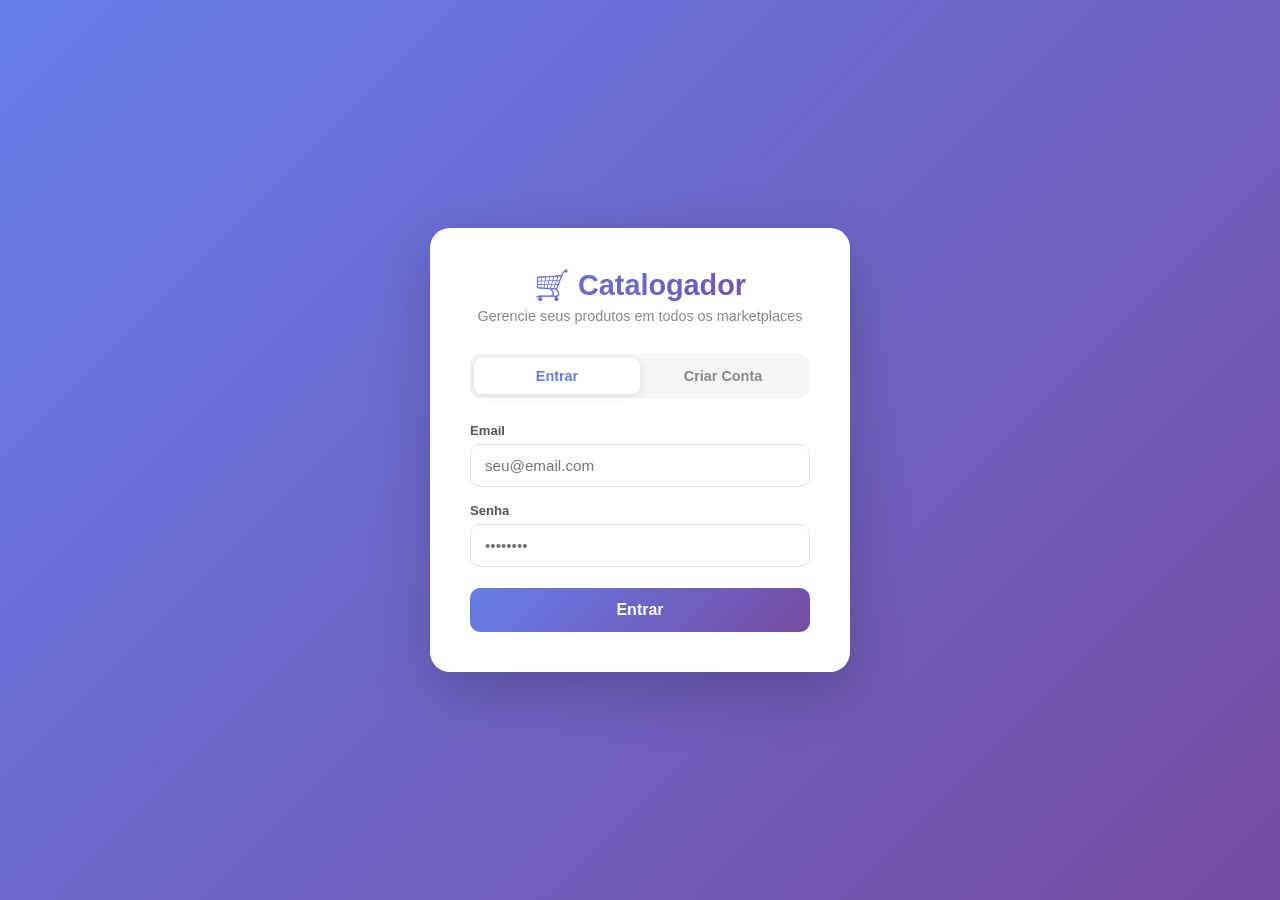
<file: templates/login.html>
<!DOCTYPE html>
<html lang="pt-BR">
<head>
    <meta charset="UTF-8">
    <meta name="viewport" content="width=device-width, initial-scale=1.0">
    <title>Login — Catalogador</title>
    <style>
        * { margin: 0; padding: 0; box-sizing: border-box; }
        body {
            font-family: 'Segoe UI', sans-serif;
            background: linear-gradient(135deg, #667eea 0%, #764ba2 100%);
            min-height: 100vh;
            display: flex;
            align-items: center;
            justify-content: center;
        }
        .card {
            background: white;
            border-radius: 20px;
            padding: 40px;
            width: 100%;
            max-width: 420px;
            box-shadow: 0 20px 60px rgba(0,0,0,0.2);
        }
        .logo {
            text-align: center;
            margin-bottom: 30px;
        }
        .logo h1 {
            font-size: 1.8rem;
            background: linear-gradient(135deg, #667eea, #764ba2);
            -webkit-background-clip: text;
            -webkit-text-fill-color: transparent;
            margin-bottom: 6px;
        }
        .logo p { color: #888; font-size: 0.9rem; }
        .tabs {
            display: flex;
            background: #f5f5f5;
            border-radius: 10px;
            padding: 4px;
            margin-bottom: 25px;
        }
        .tab {
            flex: 1;
            padding: 10px;
            text-align: center;
            border-radius: 8px;
            cursor: pointer;
            font-size: 0.9rem;
            font-weight: 600;
            color: #888;
            transition: all 0.2s;
            border: none;
            background: none;
        }
        .tab.ativo {
            background: white;
            color: #667eea;
            box-shadow: 0 2px 8px rgba(0,0,0,0.1);
        }
        .campo { margin-bottom: 16px; }
        .campo label {
            display: block;
            font-size: 0.82rem;
            font-weight: 600;
            color: #555;
            margin-bottom: 6px;
        }
        .campo input {
            width: 100%;
            padding: 12px 14px;
            border: 1px solid #e0e0e0;
            border-radius: 10px;
            font-size: 0.95rem;
            transition: border 0.2s;
        }
        .campo input:focus {
            outline: none;
            border-color: #667eea;
            box-shadow: 0 0 0 3px rgba(102,126,234,0.1);
        }
        .btn {
            width: 100%;
            padding: 13px;
            background: linear-gradient(135deg, #667eea, #764ba2);
            color: white;
            border: none;
            border-radius: 10px;
            font-size: 1rem;
            font-weight: 600;
            cursor: pointer;
            margin-top: 5px;
            transition: opacity 0.2s;
        }
        .btn:hover { opacity: 0.9; }
        .msg {
            display: none;
            padding: 10px 14px;
            border-radius: 8px;
            font-size: 0.85rem;
            margin-top: 12px;
            text-align: center;
        }
        .msg.erro { background: #fee2e2; color: #991b1b; }
        .msg.ok { background: #d1fae5; color: #065f46; }
        .form { display: none; }
        .form.ativo { display: block; }
    </style>
</head>
<body>
    <div class="card">
        <div class="logo">
            <h1>🛒 Catalogador</h1>
            <p>Gerencie seus produtos em todos os marketplaces</p>
        </div>

        <div class="tabs">
            <button class="tab ativo" onclick="trocarTab('login')">Entrar</button>
            <button class="tab" onclick="trocarTab('registro')">Criar Conta</button>
        </div>

        <div id="form-login" class="form ativo">
            <div class="campo">
                <label>Email</label>
                <input type="email" id="login-email" placeholder="seu@email.com">
            </div>
            <div class="campo">
                <label>Senha</label>
                <input type="password" id="login-senha" placeholder="••••••••">
            </div>
            <button class="btn" onclick="fazerLogin()">Entrar</button>
            <div class="msg" id="msg-login"></div>
        </div>

        <div id="form-registro" class="form">
            <div class="campo">
                <label>Nome</label>
                <input type="text" id="reg-nome" placeholder="Seu nome">
            </div>
            <div class="campo">
                <label>Email</label>
                <input type="email" id="reg-email" placeholder="seu@email.com">
            </div>
            <div class="campo">
                <label>Senha</label>
                <input type="password" id="reg-senha" placeholder="••••••••">
            </div>
            <button class="btn" onclick="fazerRegistro()">Criar Conta</button>
            <div class="msg" id="msg-registro"></div>
        </div>
    </div>

    <script>
        function trocarTab(tab) {
            document.querySelectorAll('.tab').forEach(t => t.classList.remove('ativo'));
            document.querySelectorAll('.form').forEach(f => f.classList.remove('ativo'));
            event.target.classList.add('ativo');
            document.getElementById('form-' + tab).classList.add('ativo');
        }

        async function fazerLogin() {
            const email = document.getElementById('login-email').value;
            const senha = document.getElementById('login-senha').value;
            const msg = document.getElementById('msg-login');
            const res = await fetch('/login', {
                method: 'POST',
                headers: { 'Content-Type': 'application/json' },
                body: JSON.stringify({ email, senha })
            });
            const data = await res.json();
            if (data.success) {
                window.location.href = '/';
            } else {
                msg.className = 'msg erro';
                msg.style.display = 'block';
                msg.textContent = data.erro;
            }
        }

        async function fazerRegistro() {
            const nome = document.getElementById('reg-nome').value;
            const email = document.getElementById('reg-email').value;
            const senha = document.getElementById('reg-senha').value;
            const msg = document.getElementById('msg-registro');
            const res = await fetch('/registro', {
                method: 'POST',
                headers: { 'Content-Type': 'application/json' },
                body: JSON.stringify({ nome, email, senha })
            });
            const data = await res.json();
            if (data.success) {
                msg.className = 'msg ok';
                msg.style.display = 'block';
                msg.textContent = '✅ Conta criada! Faça login.';
                setTimeout(() => trocarTab('login'), 1500);
            } else {
                msg.className = 'msg erro';
                msg.style.display = 'block';
                msg.textContent = data.erro;
            }
        }

        document.addEventListener('keypress', function(e) {
            if (e.key === 'Enter') {
                const ativo = document.querySelector('.form.ativo').id;
                if (ativo === 'form-login') fazerLogin();
                else fazerRegistro();
            }
        });
    </script>
</body>
</html>
</file>
